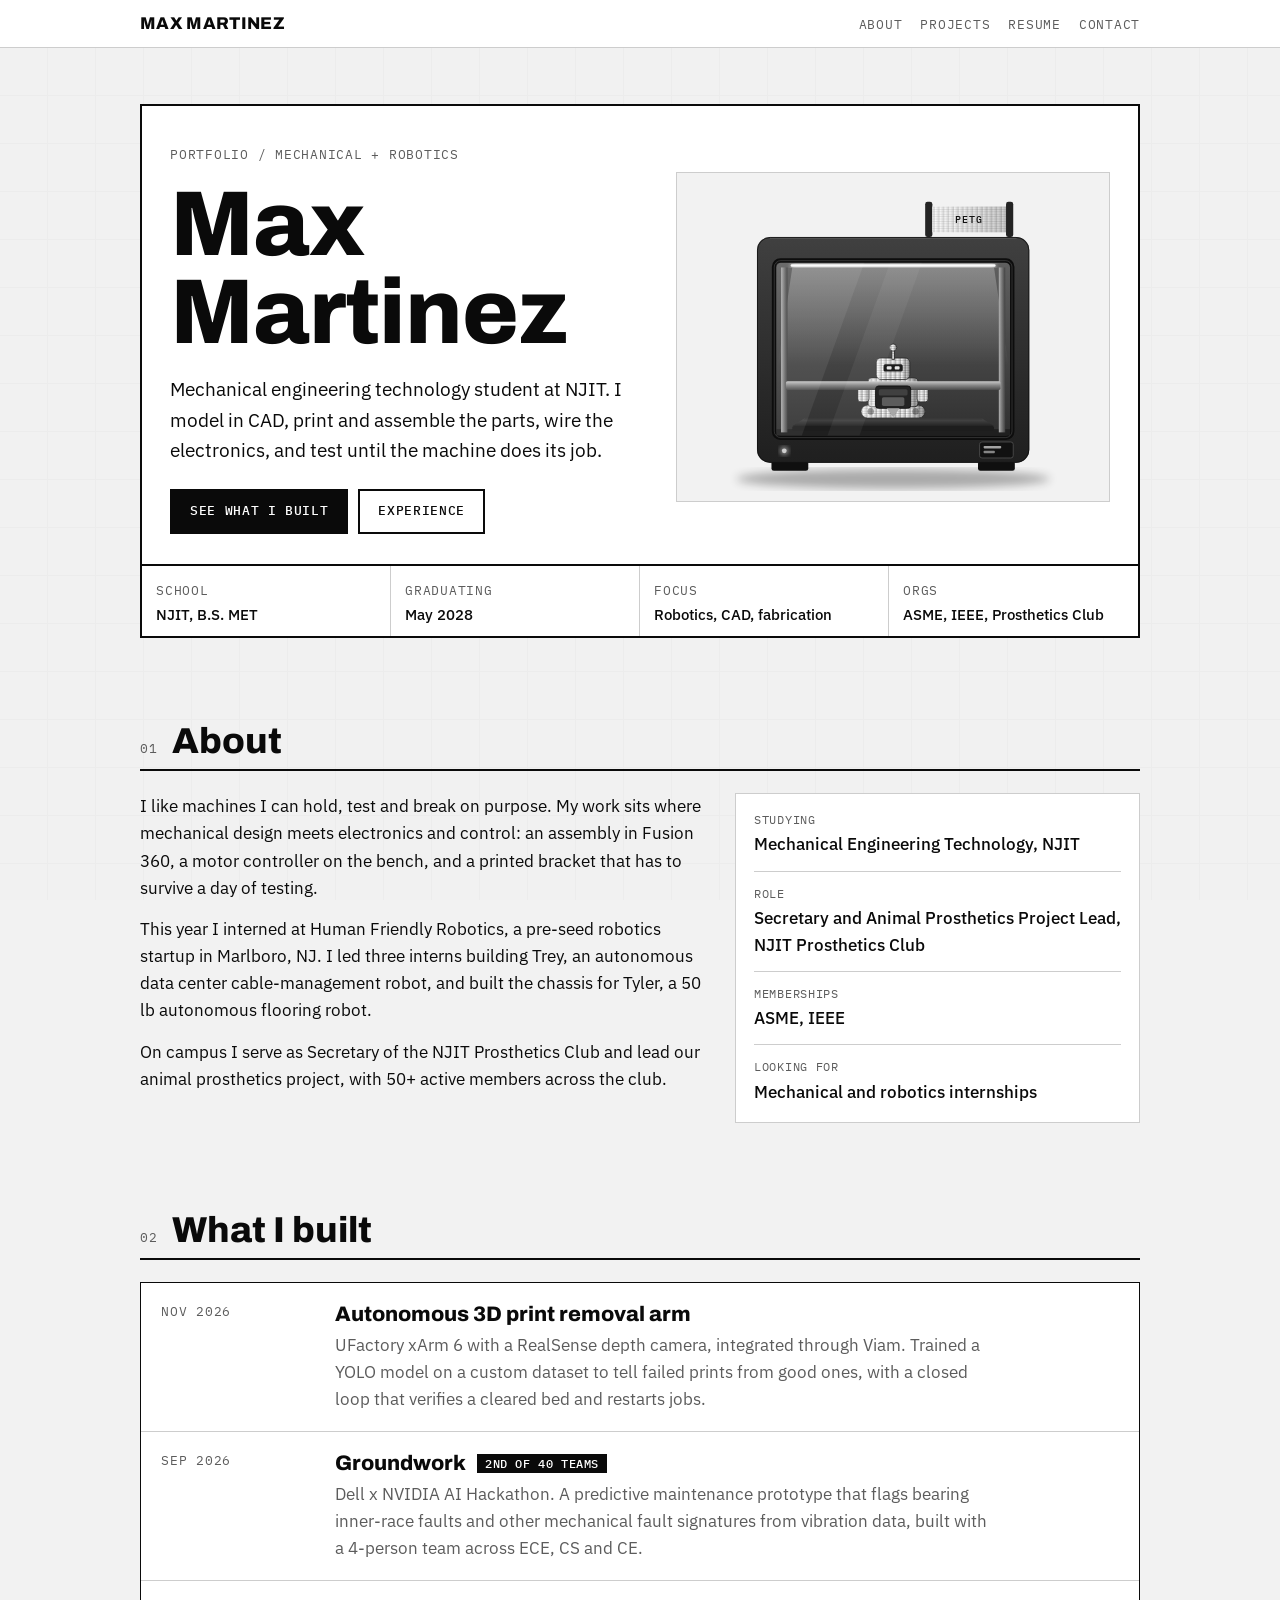
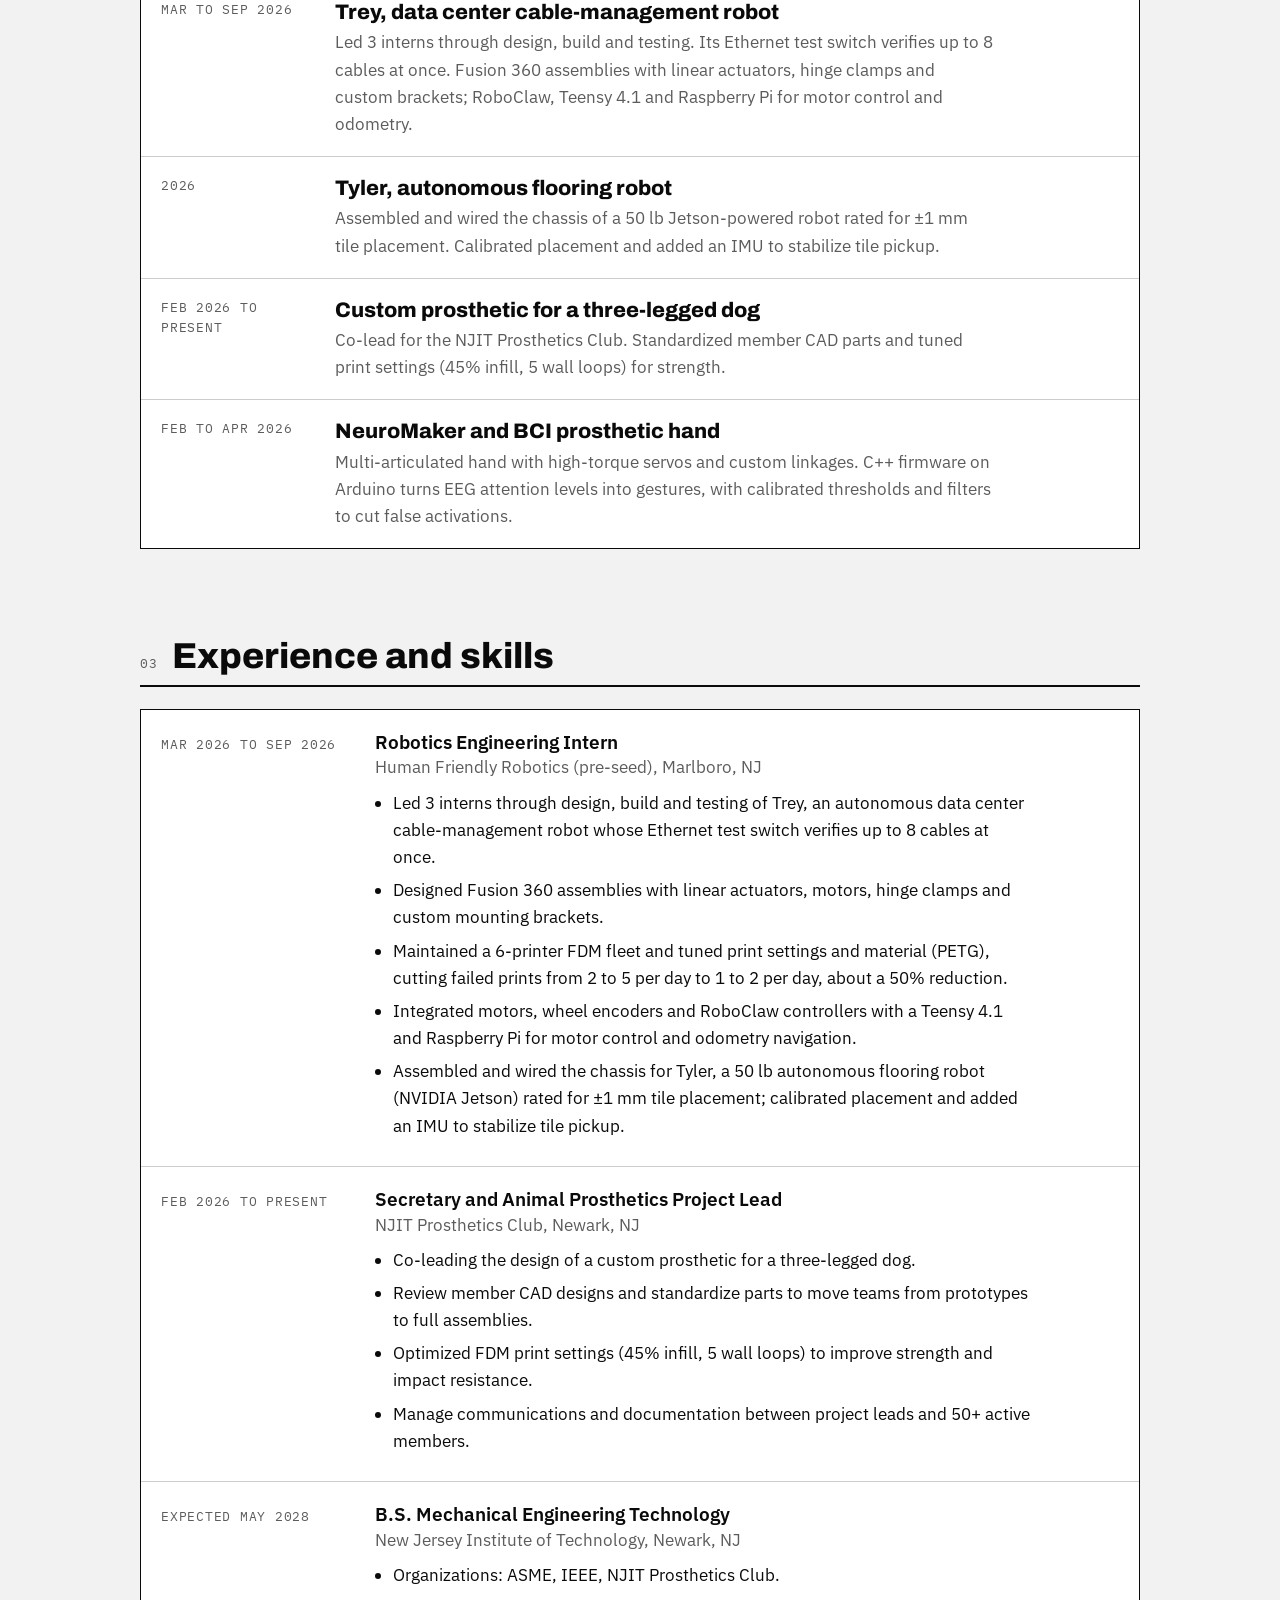
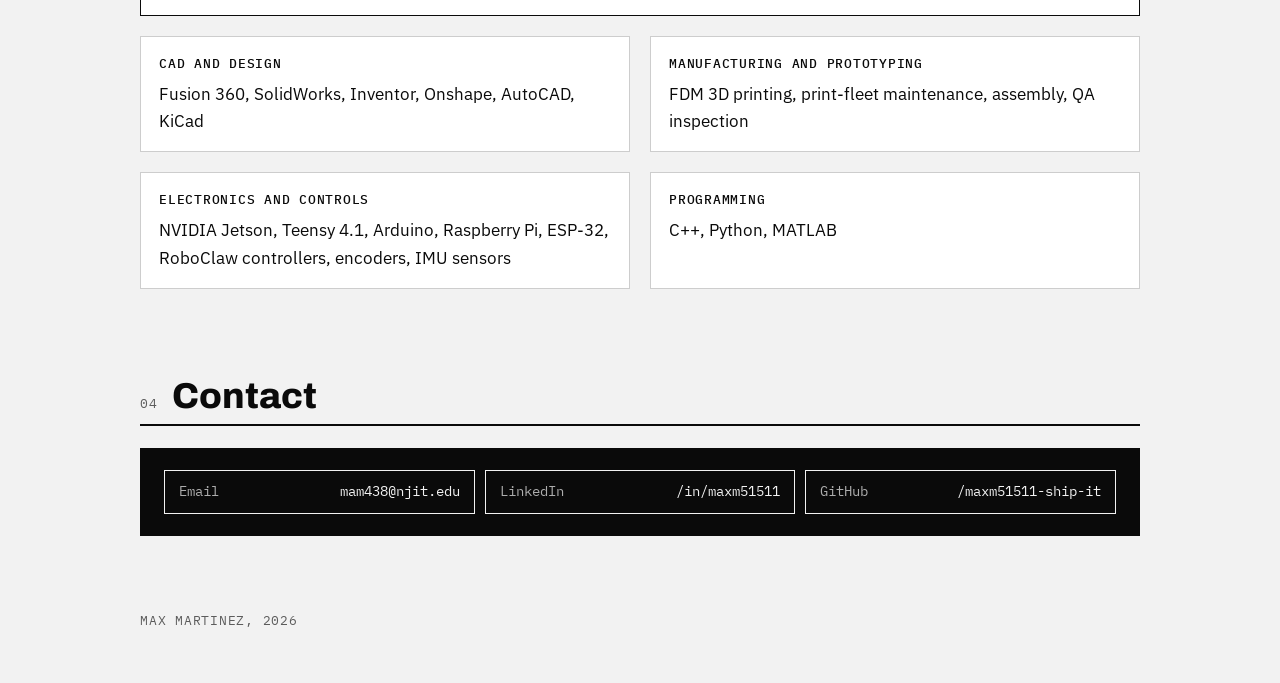
<file: index.html>
<!DOCTYPE html>
<html lang="en">
<head>
<meta charset="utf-8">
<meta name="viewport" content="width=device-width, initial-scale=1">
<title>Max Martinez Portfolio</title>
<link rel="preconnect" href="https://fonts.googleapis.com">
<link rel="preconnect" href="https://fonts.gstatic.com" crossorigin>
<link href="https://fonts.googleapis.com/css2?family=Archivo:wdth,wght@100,800;112,700&family=IBM+Plex+Mono:wght@400;500&family=IBM+Plex+Sans:wght@400;500;600&display=swap" rel="stylesheet">
<style>
/* Layout idea: an engineering drawing sheet. Title block header, projects as numbered drawings, resume as a revision table. */
:root {
  --paper: #f2f2f2;
  --panel: #ffffff;
  --ink: #0a0a0a;
  --muted: #5c5c5c;
  --line: #cdcdcd;
  --accent: #0a0a0a;
  --accent-ink: #ffffff;
  --display: "Archivo", "Helvetica Neue", Arial, sans-serif;
  --body: "IBM Plex Sans", system-ui, sans-serif;
  --mono: "IBM Plex Mono", ui-monospace, Menlo, monospace;
  color-scheme: light;
}
@media (prefers-color-scheme: dark) {
  :root:not([data-theme="light"]) {
    --paper: #0a0a0a; --panel: #141414; --ink: #f2f2f2; --muted: #9c9c9c; --line: #2e2e2e; --accent: #f2f2f2; --accent-ink: #0a0a0a;
    color-scheme: dark;
  }
}
:root[data-theme="dark"] {
  --paper: #0a0a0a; --panel: #141414; --ink: #f2f2f2; --muted: #9c9c9c; --line: #2e2e2e; --accent: #f2f2f2; --accent-ink: #0a0a0a;
  color-scheme: dark;
}
* { box-sizing: border-box; }
html { scroll-behavior: smooth; }
body {
  margin: 0; background: var(--paper); color: var(--ink);
  font-family: var(--body); font-size: 17px; line-height: 1.6;
  background-image: linear-gradient(var(--line) 1px, transparent 1px), linear-gradient(90deg, var(--line) 1px, transparent 1px);
  background-size: 48px 48px; background-position: -1px -1px;
  background-attachment: fixed;
}
body::before { content: ""; position: fixed; inset: 0; background: var(--paper); opacity: .86; pointer-events: none; z-index: -1; }
a { color: inherit; }
a:focus-visible, button:focus-visible { outline: 3px solid var(--accent); outline-offset: 3px; }
.wrap { max-width: 1040px; margin: 0 auto; padding: 0 20px; }
.mono { font-family: var(--mono); font-size: 12.5px; letter-spacing: .06em; text-transform: uppercase; color: var(--muted); }

/* nav */
nav { position: sticky; top: 0; z-index: 5; background: var(--panel); border-bottom: 1px solid var(--line); }
nav .wrap { display: flex; gap: 8px 22px; align-items: center; justify-content: space-between; flex-wrap: wrap; padding-top: 10px; padding-bottom: 10px; }
nav strong { font-family: var(--display); font-weight: 800; font-size: 17px; letter-spacing: .02em; }
nav ul { display: flex; gap: 6px 18px; list-style: none; margin: 0; padding: 0; flex-wrap: wrap; }
nav ul a { text-decoration: none; font-family: var(--mono); font-size: 12.5px; letter-spacing: .06em; text-transform: uppercase; color: var(--muted); padding: 4px 0; border-bottom: 2px solid transparent; }
nav ul a:hover { color: var(--ink); border-color: var(--accent); }

/* hero */
.hero { padding: 56px 0 40px; }
.sheet { background: var(--panel); border: 2px solid var(--ink); }
.hero-main { padding: 34px 28px 30px; }
h1 { font-family: var(--display); font-stretch: 100%; font-weight: 800; font-size: clamp(44px, 9vw, 92px); line-height: .95; margin: 14px 0 18px; letter-spacing: -.01em; text-wrap: balance; }
h1 span { background: var(--accent); color: var(--accent-ink); padding: 0 .1em; }
.lede { max-width: 60ch; font-size: 19px; margin: 0 0 24px; }
.cta { display: flex; flex-wrap: wrap; gap: 10px; }
.btn { display: inline-block; padding: 10px 18px; border: 2px solid var(--ink); text-decoration: none; font-family: var(--mono); font-size: 13px; letter-spacing: .05em; text-transform: uppercase; font-weight: 500; }
.btn.primary { background: var(--accent); border-color: var(--accent); color: var(--accent-ink); }
.btn:hover { transform: translate(-2px, -2px); box-shadow: 3px 3px 0 var(--ink); }
.titleblock { display: grid; grid-template-columns: repeat(4, 1fr); border-top: 2px solid var(--ink); }
.titleblock div { padding: 10px 14px; border-right: 1px solid var(--line); }
.titleblock div:last-child { border-right: 0; }
.titleblock b { display: block; font-weight: 500; font-size: 15px; line-height: 1.35; margin-top: 2px; }

section { padding: 44px 0; }
.sec-head { display: flex; align-items: baseline; gap: 14px; margin-bottom: 22px; border-bottom: 2px solid var(--ink); padding-bottom: 8px; }
.sec-head h2 { font-family: var(--display); font-weight: 800; font-size: clamp(26px, 4vw, 36px); margin: 0; line-height: 1.1; text-wrap: balance; }

/* about */
.about { display: grid; grid-template-columns: 1.4fr 1fr; gap: 28px; }
.about p { margin: 0 0 14px; max-width: 62ch; }
.facts { background: var(--panel); border: 1px solid var(--line); padding: 4px 18px; align-self: start; }
.facts dl { margin: 0; }
.facts div { padding: 12px 0; border-bottom: 1px solid var(--line); }
.facts div:last-child { border-bottom: 0; }
.facts dt { font-family: var(--mono); font-size: 12px; letter-spacing: .06em; text-transform: uppercase; color: var(--muted); }
.facts dd { margin: 2px 0 0; font-weight: 500; }

/* projects */
.grid { display: grid; grid-template-columns: repeat(2, 1fr); gap: 20px; }
.card { background: var(--panel); border: 1px solid var(--ink); display: flex; flex-direction: column; }
.card.wide { grid-column: 1 / -1; }
.card header { display: flex; justify-content: space-between; gap: 12px; padding: 8px 16px; border-bottom: 1px solid var(--ink); background: var(--ink); color: var(--paper); }
.card header .mono { color: inherit; opacity: .85; }
.card .body { padding: 18px 18px 20px; display: flex; flex-direction: column; gap: 10px; flex: 1; }
.card h3 { font-family: var(--display); font-weight: 800; font-size: 25px; line-height: 1.15; margin: 0; }
.card p { margin: 0; }
.tags { display: flex; flex-wrap: wrap; gap: 6px; margin-top: auto; padding-top: 6px; }
.tags span { font-family: var(--mono); font-size: 12px; border: 1px solid var(--line); padding: 2px 8px; color: var(--muted); }
.badge { display: inline-block; align-self: flex-start; font-family: var(--mono); font-size: 12px; letter-spacing: .05em; text-transform: uppercase; background: var(--accent); color: var(--accent-ink); padding: 2px 8px; font-weight: 500; }

/* resume table */
.rows { border: 1px solid var(--ink); background: var(--panel); }
.row { display: grid; grid-template-columns: 190px 1fr; gap: 8px 24px; padding: 20px 20px; border-bottom: 1px solid var(--line); }
.row:last-child { border-bottom: 0; }
.row h3 { margin: 0; font-size: 19px; font-weight: 600; line-height: 1.3; }
.row .org { color: var(--muted); margin: 0 0 8px; }
.row ul { margin: 0; padding-left: 18px; }
.row li { margin-bottom: 6px; max-width: 64ch; }
.skills { display: grid; grid-template-columns: repeat(2, 1fr); gap: 20px; }
.skills div { background: var(--panel); border: 1px solid var(--line); padding: 16px 18px; }
.skills h3 { font-family: var(--mono); font-size: 12.5px; letter-spacing: .06em; text-transform: uppercase; color: var(--accent); margin: 0 0 8px; font-weight: 500; }
.skills p { margin: 0; }

/* contact */
.contact { background: var(--ink); color: var(--paper); padding: 22px 24px; }
.contact h2 { font-family: var(--display); font-weight: 800; font-size: clamp(28px, 5vw, 44px); line-height: 1.05; margin: 0 0 10px; text-wrap: balance; }
.contact p { margin: 0; max-width: 46ch; }
.contact ul { list-style: none; margin: 0; padding: 0; display: grid; grid-template-columns: repeat(3, 1fr); gap: 10px; }
.contact a span:first-child { opacity: .7; margin-right: 12px; }
.contact a { display: flex; justify-content: space-between; gap: 8px; flex-wrap: wrap; padding: 10px 14px; border: 1px solid var(--paper); text-decoration: none; font-family: var(--mono); font-size: 13.5px; }
.contact a:hover { background: var(--paper); border-color: var(--paper); color: var(--ink); }
footer { padding: 26px 0 50px; }

@media (max-width: 760px) {
  .about, .contact ul, .grid, .skills { grid-template-columns: 1fr; }
  .titleblock { grid-template-columns: 1fr 1fr; }
  .titleblock div:nth-child(2) { border-right: 0; }
  .titleblock div:nth-child(-n+2) { border-bottom: 1px solid var(--line); }
  .row { grid-template-columns: 1fr; gap: 4px; }
  .hero { padding-top: 32px; }
}
@media (prefers-reduced-motion: reduce) { html { scroll-behavior: auto; } .btn:hover { transform: none; } }

/* hero graphic */
.hero-main { display: grid; grid-template-columns: 1.1fr 1fr; gap: 28px; align-items: center; }
.plate { margin: 0; border: 1px solid var(--line); background: var(--paper); padding: 8px; }
.plate .spooltxt { font-family: var(--mono); font-size: 12px; font-weight: 500; fill: #111; letter-spacing: .12em; }
.plate svg { display: block; width: 100%; height: auto; filter: grayscale(1); }
.plate .ln, .plate .lead, .plate .dim, .plate .cl, .plate .hub, .plate .track, .plate .tread { fill: none; stroke: var(--ink); stroke-width: 1.6; stroke-linecap: round; stroke-linejoin: round; }
.plate .fill { fill: var(--panel); }
.plate .thick { stroke-width: 4; }
.plate .hub { fill: var(--accent); stroke: var(--ink); }
.plate .cl { stroke: var(--muted); stroke-width: 1; stroke-dasharray: 14 4 2 4; }
.plate .lead { stroke: var(--accent); stroke-width: 1.2; }
.plate .dim { stroke: var(--muted); stroke-width: 1; }
.plate .track { stroke-width: 1; stroke: var(--muted); }
.plate .tread { stroke-width: 9; stroke-dasharray: 10 6; stroke: var(--ink); animation: tread 2.4s linear infinite; }
.plate .spin { animation: spin 6s linear infinite; transform-origin: 0 0; }
.plate text { font-family: var(--mono); font-size: 11px; fill: var(--ink); letter-spacing: .06em; }
@keyframes tread { to { stroke-dashoffset: -16; } }
@keyframes spin { to { transform: rotate(360deg); } }
@media (prefers-reduced-motion: reduce) { .plate .tread, .plate .spin { animation: none; } }


.plate .arrowhead { fill: var(--muted); }
.plate .layer-bg { fill: var(--accent); }
.plate .layer-line { stroke: var(--ink); stroke-width: 1; opacity: .4; }
.plate .part { fill: url(#lay); stroke: var(--ink); stroke-width: 1.6; transform-box: fill-box; transform-origin: 50% 100%; animation: grow 10s linear infinite; }
.plate .fil { fill: none; stroke: var(--accent); stroke-width: 2.5; stroke-linecap: round; stroke-linejoin: round; }
.plate .rise { animation: rise 10s linear infinite; }
.plate .wipe { transform-box: fill-box; transform-origin: 50% 100%; animation: grow 10s linear infinite; }
.plate .sweep { animation: sweep 1.1s ease-in-out infinite alternate; }
@keyframes rise { 0% { transform: translateY(0); } 90%, 100% { transform: translateY(-90px); } }
@keyframes grow { 0% { transform: scaleY(.02); } 90%, 100% { transform: scaleY(1); } }
@keyframes sweep { from { transform: translateX(-36px); } to { transform: translateX(36px); } }
@media (prefers-reduced-motion: reduce) { .plate .part, .plate .wipe, .plate .sweep { animation: none; } .plate .rise { animation: none; transform: translateY(-90px); } }

/* project list */
.plist { list-style: none; margin: 0; padding: 0; border: 1px solid var(--ink); background: var(--panel); }
.plist li { display: grid; grid-template-columns: 150px 1fr; gap: 6px 24px; padding: 18px 20px; border-bottom: 1px solid var(--line); }
.plist li:last-child { border-bottom: 0; }
.plist h3 { font-family: var(--display); font-weight: 800; font-size: 21px; line-height: 1.25; margin: 0 0 4px; }
.plist p { margin: 0; max-width: 66ch; color: var(--muted); }
.plist .badge { font-style: normal; margin-left: 8px; vertical-align: 2px; }
@media (max-width: 760px) { .hero-main { grid-template-columns: 1fr; } .plist li { grid-template-columns: 1fr; } }
</style>
</head>
<body>
<nav>
  <div class="wrap">
    <strong>MAX MARTINEZ</strong>
    <ul>
      <li><a href="#about">About</a></li>
      <li><a href="#projects">Projects</a></li>
      <li><a href="#resume">Resume</a></li>
      <li><a href="#contact">Contact</a></li>
    </ul>
  </div>
</nav>

<main class="wrap">
  <div class="hero">
    <div class="sheet">
      <div class="hero-main">
        <div class="hero-text">
          <span class="mono">Portfolio / Mechanical + Robotics</span>
          <h1>Max Martinez</h1>
          <p class="lede">Mechanical engineering technology student at NJIT. I model in CAD, print and assemble the parts, wire the electronics, and test until the machine does its job.</p>
          <div class="cta">
            <a class="btn primary" href="#projects">See what I built</a>
            <a class="btn" href="#resume">Experience</a>
          </div>
        </div>
        <figure class="plate" aria-label="Illustration of an enclosed FDM 3D printer printing an orange vase layer by layer">
          <svg viewBox="0 0 520 390" role="img" aria-hidden="true">
            <defs>
              <linearGradient id="bodyG" x1="0" y1="0" x2="0" y2="1"><stop offset="0" stop-color="#3a414b"/><stop offset=".5" stop-color="#2a2f37"/><stop offset="1" stop-color="#1b1f25"/></linearGradient>
              <linearGradient id="wallG" x1="0" y1="0" x2="0" y2="1"><stop offset="0" stop-color="#59606c"/><stop offset="1" stop-color="#2b3038"/></linearGradient>
              <linearGradient id="railG" x1="0" y1="0" x2="1" y2="0"><stop offset="0" stop-color="#aab2bd"/><stop offset=".5" stop-color="#6e7681"/><stop offset="1" stop-color="#3b414a"/></linearGradient>
              <linearGradient id="railH" x1="0" y1="0" x2="0" y2="1"><stop offset="0" stop-color="#c5ccd5"/><stop offset=".5" stop-color="#7c8591"/><stop offset="1" stop-color="#454c56"/></linearGradient>
              <linearGradient id="plateG" x1="0" y1="0" x2="0" y2="1"><stop offset="0" stop-color="#4d4d4d"/><stop offset="1" stop-color="#232323"/></linearGradient>
              <linearGradient id="partG" x1="0" y1="0" x2="1" y2="0"><stop offset="0" stop-color="#ffffff"/><stop offset=".4" stop-color="#e4e4e4"/><stop offset="1" stop-color="#a8a8a8"/></linearGradient>
              <linearGradient id="shade" x1="0" y1="0" x2="1" y2="0"><stop offset="0" stop-color="#fff" stop-opacity=".35"/><stop offset=".3" stop-color="#fff" stop-opacity="0"/><stop offset=".75" stop-color="#000" stop-opacity="0"/><stop offset="1" stop-color="#000" stop-opacity=".35"/></linearGradient>
              <linearGradient id="cone" x1="0" y1="0" x2="0" y2="1"><stop offset="0" stop-color="#fff6dc" stop-opacity=".28"/><stop offset="1" stop-color="#fff6dc" stop-opacity="0"/></linearGradient>
              <pattern id="lay" width="6" height="3" patternUnits="userSpaceOnUse"><rect width="6" height="3" fill="url(#partG)"/><rect y="2.2" width="6" height=".8" fill="#000" opacity=".22"/></pattern>
              <g id="bot">
                <rect x="220" y="280" width="80" height="16" rx="8"/>
                <rect x="229" y="246" width="62" height="36" rx="4"/>
                <rect x="239" y="221" width="42" height="27" rx="6"/>
                <rect x="216" y="252" width="14" height="24" rx="4"/>
                <rect x="290" y="252" width="14" height="24" rx="4"/>
                <rect x="258.5" y="208" width="3" height="15"/>
                <circle cx="260" cy="208" r="4.5"/>
              </g>
              <clipPath id="reveal"><rect class="wipe" x="200" y="200" width="120" height="96"/></clipPath>
              <filter id="blur6"><feGaussianBlur stdDeviation="6"/></filter>
              <filter id="blur2"><feGaussianBlur stdDeviation="2.5"/></filter>
            </defs>

            <ellipse cx="260" cy="372" rx="196" ry="12" fill="#000" opacity=".3" filter="url(#blur6)"/>
            <rect x="108" y="350" width="46" height="12" rx="3" fill="#0d0f12"/>
            <rect x="366" y="350" width="46" height="12" rx="3" fill="#0d0f12"/>

            <!-- filament spool, seen edge-on -->
            <rect x="300" y="26" width="9" height="44" rx="3" fill="#20242a"/>
            <rect x="309" y="32" width="92" height="32" fill="url(#partG)"/>
            <rect x="309" y="32" width="92" height="32" fill="url(#lay)" opacity=".5"/>
            <rect x="401" y="26" width="9" height="44" rx="3" fill="#20242a"/>
            <text x="355" y="53" text-anchor="middle" class="spooltxt">PETG</text>

            <!-- body -->
            <rect x="90" y="70" width="340" height="282" rx="16" fill="url(#bodyG)"/>
            <path d="M106 71 H414" stroke="#6b7480" stroke-width="1.5" opacity=".7"/>
            <rect x="90.5" y="70.5" width="339" height="281" rx="16" fill="none" stroke="#0c0e11" stroke-width="1"/>

            <!-- chamber -->
            <rect x="110" y="98" width="300" height="224" rx="9" fill="#0b0d10"/>
            <rect x="114" y="102" width="292" height="216" rx="6" fill="url(#wallG)"/>
            <polygon points="134,108 386,108 404,230 116,230" fill="url(#cone)"/>
            <rect x="132" y="104" width="256" height="4" rx="2" fill="#fff6dc" filter="url(#blur2)"/>
            <rect x="132" y="104" width="256" height="3" rx="1.5" fill="#fffaf0"/>
            <!-- floor and uprights -->
            <rect x="114" y="310" width="292" height="8" fill="#1b1f25"/>
            <rect x="120" y="108" width="8" height="206" fill="url(#railG)"/>
            <rect x="392" y="108" width="8" height="206" fill="url(#railG)"/>
            <!-- build plate -->
            <rect x="222" y="304" width="76" height="8" fill="#14171b"/>
            <polygon points="150,296 370,296 386,306 134,306" fill="url(#plateG)"/>
            <rect x="134" y="306" width="252" height="6" rx="2" fill="#1a1d22"/>
            <polygon points="150,296 370,296 372,298 148,298" fill="#000" opacity=".25"/>

            <!-- part: a small tracked robot -->
            <g clip-path="url(#reveal)">
              <use href="#bot" fill="url(#lay)" stroke="#2a2a2a" stroke-width="1"/>
              <use href="#bot" fill="url(#shade)"/>
              <rect x="248" y="229" width="24" height="9" rx="2" fill="#1c1c1c"/>
              <rect x="252" y="231.5" width="6" height="4" rx="1" fill="#e8e8e8"/>
              <rect x="262" y="231.5" width="6" height="4" rx="1" fill="#e8e8e8"/>
              <rect x="238" y="256" width="44" height="3" fill="#1c1c1c" opacity=".35"/>
              <rect x="244" y="264" width="32" height="10" rx="2" fill="#1c1c1c" opacity=".25"/>
              <circle cx="232" cy="288" r="4" fill="#1c1c1c" opacity=".4"/>
              <circle cx="260" cy="288" r="4" fill="#1c1c1c" opacity=".4"/>
              <circle cx="288" cy="288" r="4" fill="#1c1c1c" opacity=".4"/>
            </g>

            <!-- gantry -->
            <g class="rise">
              <rect x="126" y="250" width="268" height="11" rx="2" fill="url(#railH)"/>
              <g class="sweep">
                <rect x="238" y="256" width="44" height="28" rx="4" fill="#20242a" stroke="#0b0d10"/>
                <rect x="242" y="260" width="36" height="8" rx="2" fill="#3a414b"/>
                <rect x="246" y="270" width="28" height="11" rx="2" fill="#555d69"/>
                <polygon points="252,284 268,284 260,295" fill="#d9a441"/>
              </g>
            </g>

            <!-- glass reflections and frame -->
            <polygon points="114,102 224,102 146,318 114,318" fill="#fff" opacity=".07"/>
            <polygon points="256,102 296,102 218,318 178,318" fill="#fff" opacity=".05"/>
            <rect x="110" y="98" width="300" height="224" rx="9" fill="none" stroke="#0b0d10" stroke-width="3"/>
            <rect x="111.5" y="99.5" width="297" height="221" rx="8" fill="none" stroke="#7b8490" stroke-width=".8" opacity=".5"/>

            <!-- front panel -->
            <circle cx="124" cy="337" r="6" fill="#46e08a" opacity=".55" filter="url(#blur2)"/>
            <circle cx="124" cy="337" r="3" fill="#6bf0a5"/>
            <rect x="368" y="326" width="42" height="20" rx="3" fill="#08121e" stroke="#4a5360"/>
            <rect x="373" y="331" width="22" height="3" rx="1" fill="#4fb3ff"/>
            <rect x="373" y="337" width="14" height="3" rx="1" fill="#7a8696"/>
          </svg>
        </figure>
      </div>
      <div class="titleblock">
        <div><span class="mono">School</span><b>NJIT, B.S. MET</b></div>
        <div><span class="mono">Graduating</span><b>May 2028</b></div>
        <div><span class="mono">Focus</span><b>Robotics, CAD, fabrication</b></div>
        <div><span class="mono">Orgs</span><b>ASME, IEEE, Prosthetics Club</b></div>
      </div>
    </div>
  </div>

  <section id="about">
    <div class="sec-head"><span class="mono">01</span><h2>About</h2></div>
    <div class="about">
      <div>
        <p>I like machines I can hold, test and break on purpose. My work sits where mechanical design meets electronics and control: an assembly in Fusion 360, a motor controller on the bench, and a printed bracket that has to survive a day of testing.</p>
        <p>This year I interned at Human Friendly Robotics, a pre-seed robotics startup in Marlboro, NJ. I led three interns building Trey, an autonomous data center cable-management robot, and built the chassis for Tyler, a 50 lb autonomous flooring robot.</p>
        <p>On campus I serve as Secretary of the NJIT Prosthetics Club and lead our animal prosthetics project, with 50+ active members across the club.</p>
      </div>
      <div class="facts">
        <dl>
          <div><dt>Studying</dt><dd>Mechanical Engineering Technology, NJIT</dd></div>
          <div><dt>Role</dt><dd>Secretary and Animal Prosthetics Project Lead, NJIT Prosthetics Club</dd></div>
          <div><dt>Memberships</dt><dd>ASME, IEEE</dd></div>
          <div><dt>Looking for</dt><dd>Mechanical and robotics internships</dd></div>
        </dl>
      </div>
    </div>
  </section>

  <section id="projects">
    <div class="sec-head"><span class="mono">02</span><h2>What I built</h2></div>
    <ol class="plist">
      <li><span class="mono">Nov 2026</span><div><h3>Autonomous 3D print removal arm</h3><p>UFactory xArm 6 with a RealSense depth camera, integrated through Viam. Trained a YOLO model on a custom dataset to tell failed prints from good ones, with a closed loop that verifies a cleared bed and restarts jobs.</p></div></li>
      <li><span class="mono">Sep 2026</span><div><h3>Groundwork <em class="badge">2nd of 40 teams</em></h3><p>Dell x NVIDIA AI Hackathon. A predictive maintenance prototype that flags bearing inner-race faults and other mechanical fault signatures from vibration data, built with a 4-person team across ECE, CS and CE.</p></div></li>
      <li><span class="mono">Mar to Sep 2026</span><div><h3>Trey, data center cable-management robot</h3><p>Led 3 interns through design, build and testing. Its Ethernet test switch verifies up to 8 cables at once. Fusion 360 assemblies with linear actuators, hinge clamps and custom brackets; RoboClaw, Teensy 4.1 and Raspberry Pi for motor control and odometry.</p></div></li>
      <li><span class="mono">2026</span><div><h3>Tyler, autonomous flooring robot</h3><p>Assembled and wired the chassis of a 50 lb Jetson-powered robot rated for ±1 mm tile placement. Calibrated placement and added an IMU to stabilize tile pickup.</p></div></li>
      <li><span class="mono">Feb 2026 to present</span><div><h3>Custom prosthetic for a three-legged dog</h3><p>Co-lead for the NJIT Prosthetics Club. Standardized member CAD parts and tuned print settings (45% infill, 5 wall loops) for strength.</p></div></li>
      <li><span class="mono">Feb to Apr 2026</span><div><h3>NeuroMaker and BCI prosthetic hand</h3><p>Multi-articulated hand with high-torque servos and custom linkages. C++ firmware on Arduino turns EEG attention levels into gestures, with calibrated thresholds and filters to cut false activations.</p></div></li>
    </ol>
  </section>

  <section id="resume">
    <div class="sec-head"><span class="mono">03</span><h2>Experience and skills</h2></div>
    <div class="rows">
      <div class="row">
        <div><span class="mono">Mar 2026 to Sep 2026</span></div>
        <div>
          <h3>Robotics Engineering Intern</h3>
          <p class="org">Human Friendly Robotics (pre-seed), Marlboro, NJ</p>
          <ul>
            <li>Led 3 interns through design, build and testing of Trey, an autonomous data center cable-management robot whose Ethernet test switch verifies up to 8 cables at once.</li>
            <li>Designed Fusion 360 assemblies with linear actuators, motors, hinge clamps and custom mounting brackets.</li>
            <li>Maintained a 6-printer FDM fleet and tuned print settings and material (PETG), cutting failed prints from 2 to 5 per day to 1 to 2 per day, about a 50% reduction.</li>
            <li>Integrated motors, wheel encoders and RoboClaw controllers with a Teensy 4.1 and Raspberry Pi for motor control and odometry navigation.</li>
            <li>Assembled and wired the chassis for Tyler, a 50 lb autonomous flooring robot (NVIDIA Jetson) rated for ±1 mm tile placement; calibrated placement and added an IMU to stabilize tile pickup.</li>
          </ul>
        </div>
      </div>
      <div class="row">
        <div><span class="mono">Feb 2026 to present</span></div>
        <div>
          <h3>Secretary and Animal Prosthetics Project Lead</h3>
          <p class="org">NJIT Prosthetics Club, Newark, NJ</p>
          <ul>
            <li>Co-leading the design of a custom prosthetic for a three-legged dog.</li>
            <li>Review member CAD designs and standardize parts to move teams from prototypes to full assemblies.</li>
            <li>Optimized FDM print settings (45% infill, 5 wall loops) to improve strength and impact resistance.</li>
            <li>Manage communications and documentation between project leads and 50+ active members.</li>
          </ul>
        </div>
      </div>
      <div class="row">
        <div><span class="mono">Expected May 2028</span></div>
        <div>
          <h3>B.S. Mechanical Engineering Technology</h3>
          <p class="org">New Jersey Institute of Technology, Newark, NJ</p>
          <ul>
            <li>Organizations: ASME, IEEE, NJIT Prosthetics Club.</li>
          </ul>
        </div>
      </div>
    </div>

    <div class="skills" style="margin-top:20px">
      <div><h3>CAD and design</h3><p>Fusion 360, SolidWorks, Inventor, Onshape, AutoCAD, KiCad</p></div>
      <div><h3>Manufacturing and prototyping</h3><p>FDM 3D printing, print-fleet maintenance, assembly, QA inspection</p></div>
      <div><h3>Electronics and controls</h3><p>NVIDIA Jetson, Teensy 4.1, Arduino, Raspberry Pi, ESP-32, RoboClaw controllers, encoders, IMU sensors</p></div>
      <div><h3>Programming</h3><p>C++, Python, MATLAB</p></div>
    </div>
  </section>

  <section id="contact">
    <div class="sec-head"><span class="mono">04</span><h2>Contact</h2></div>
    <div class="contact">
      <ul>
        <li><a href="mailto:mam438@njit.edu"><span>Email</span><span>mam438@njit.edu</span></a></li>
        <li><a href="https://www.linkedin.com/in/maxm51511"><span>LinkedIn</span><span>/in/maxm51511</span></a></li>
        <li><a href="https://github.com/maxm51511-ship-it"><span>GitHub</span><span>/maxm51511-ship-it</span></a></li>
      </ul>
    </div>
  </section>
</main>

<footer>
  <div class="wrap"><span class="mono">Max Martinez, 2026</span></div>
</footer>
</body>
</html>
</file>
